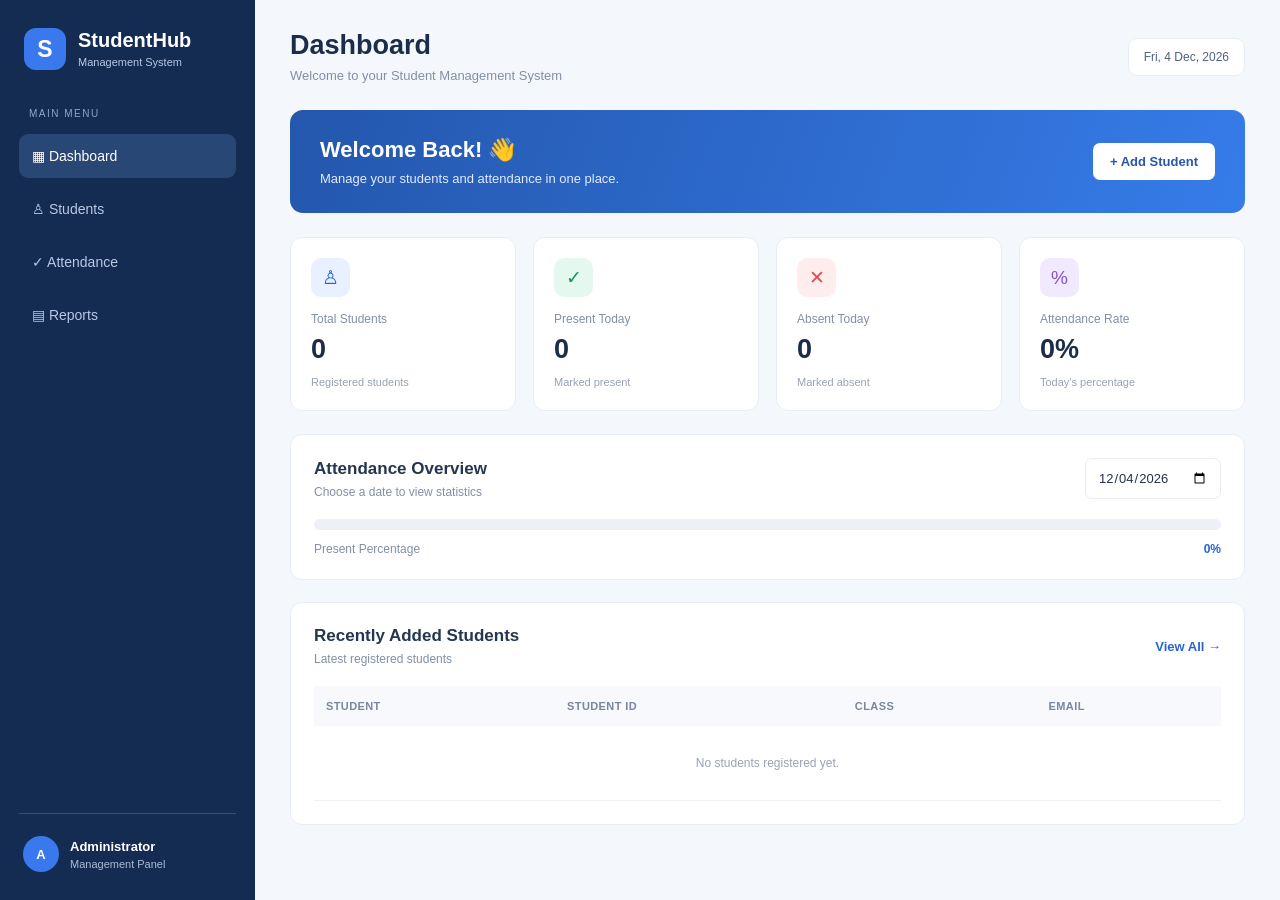
<file: index.html>
<!DOCTYPE html>
<html lang="en">
<head>
<meta charset="UTF-8">
<meta name="viewport" content="width=device-width, initial-scale=1.0">
<title>Dashboard | StudentHub</title>
<link rel="stylesheet" href="style.css">
</head>
<body>
<div class="app">
<aside class="sidebar">
  <div class="brand"><div class="brand-icon">S</div><div><h2>StudentHub</h2><small>Management System</small></div></div>
  <p class="nav-heading">MAIN MENU</p>
  <nav>
    <a class="nav-link active" href="index.html">▦ Dashboard</a>
    <a class="nav-link" href="student.html">♙ Students</a>
    <a class="nav-link" href="attendance.html">✓ Attendance</a>
    <a class="nav-link" href="report.html">▤ Reports</a>
  </nav>
  <div class="sidebar-bottom"><div class="admin-icon">A</div><div><strong>Administrator</strong><small>Management Panel</small></div></div>
</aside>

<main class="main">
<header class="topbar">
  <div><h1>Dashboard</h1><p>Welcome to your Student Management System</p></div>
  <div class="top-date" id="todayLabel"></div>
</header>

<div class="welcome">
  <div><h2>Welcome Back! 👋</h2><p>Manage your students and attendance in one place.</p></div>
  <a class="primary-btn white-btn" href="student.html">+ Add Student</a>
</div>

<div class="stats-grid">
  <div class="stat-card"><div class="stat-icon blue">♙</div><p>Total Students</p><h2 id="totalStudents">0</h2><small>Registered students</small></div>
  <div class="stat-card"><div class="stat-icon green">✓</div><p>Present Today</p><h2 id="presentToday">0</h2><small>Marked present</small></div>
  <div class="stat-card"><div class="stat-icon red">✕</div><p>Absent Today</p><h2 id="absentToday">0</h2><small>Marked absent</small></div>
  <div class="stat-card"><div class="stat-icon purple">%</div><p>Attendance Rate</p><h2 id="attendanceRate">0%</h2><small>Today's percentage</small></div>
</div>

<div class="panel">
  <div class="panel-heading"><div><h3>Attendance Overview</h3><p>Choose a date to view statistics</p></div><input type="date" id="dashboardDate"></div>
  <div class="progress-track"><div id="dashboardProgress" class="progress-fill"></div></div>
  <div class="progress-label"><span>Present Percentage</span><strong id="progressText">0%</strong></div>
</div>

<div class="panel">
  <div class="panel-heading"><div><h3>Recently Added Students</h3><p>Latest registered students</p></div><a class="text-btn" href="student.html">View All →</a></div>
  <div class="table-wrap"><table>
    <thead><tr><th>Student</th><th>Student ID</th><th>Class</th><th>Email</th></tr></thead>
    <tbody id="recentStudents"></tbody>
  </table></div>
</div>
</main>
</div>
<script src="script.js"></script>
</body>
</html>
</file>
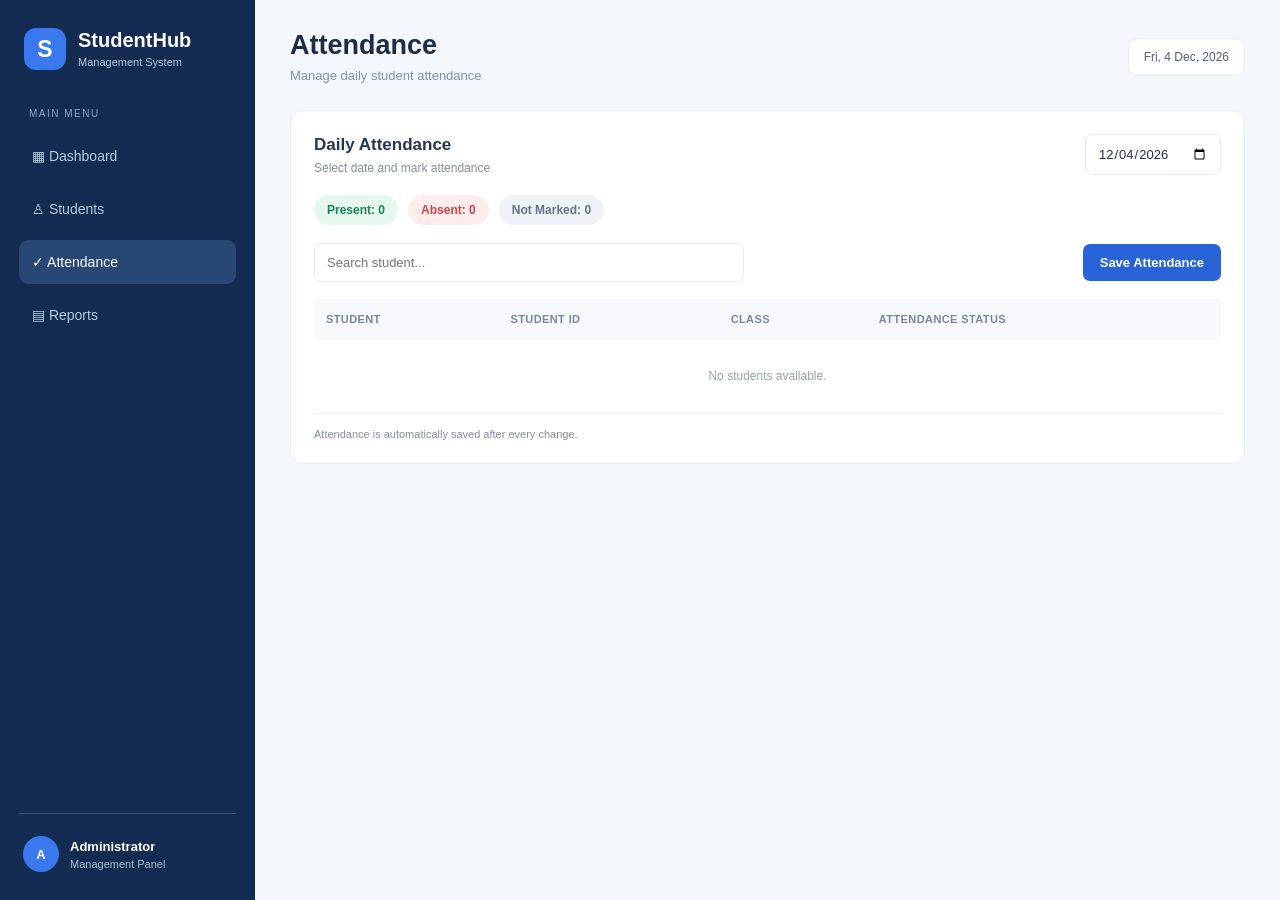
<file: attendance.html>
<!DOCTYPE html>
<html lang="en">
<head>
<meta charset="UTF-8">
<meta name="viewport" content="width=device-width, initial-scale=1.0">
<title>Attendance | StudentHub</title>
<link rel="stylesheet" href="style.css">
</head>
<body>
<div class="app">
<aside class="sidebar">
  <div class="brand"><div class="brand-icon">S</div><div><h2>StudentHub</h2><small>Management System</small></div></div>
  <p class="nav-heading">MAIN MENU</p>
  <nav>
    <a class="nav-link" href="index.html">▦ Dashboard</a>
    <a class="nav-link" href="student.html">♙ Students</a>
    <a class="nav-link active" href="attendance.html">✓ Attendance</a>
    <a class="nav-link" href="report.html">▤ Reports</a>
  </nav>
  <div class="sidebar-bottom"><div class="admin-icon">A</div><div><strong>Administrator</strong><small>Management Panel</small></div></div>
</aside>

<main class="main">
<header class="topbar">
  <div><h1>Attendance</h1><p>Manage daily student attendance</p></div>
  <div class="top-date" id="todayLabel"></div>
</header>

<div class="panel">
  <div class="panel-heading">
    <div><h3>Daily Attendance</h3><p>Select date and mark attendance</p></div>
    <input type="date" id="attendanceDate">
  </div>

  <div class="attendance-summary">
    <span class="summary-pill green-pill" id="attendancePresent">Present: 0</span>
    <span class="summary-pill red-pill" id="attendanceAbsent">Absent: 0</span>
    <span class="summary-pill gray-pill" id="attendancePending">Not Marked: 0</span>
  </div>

  <div class="toolbar">
    <input type="search" id="attendanceSearch" placeholder="Search student...">
    <button class="primary-btn" id="saveAttendanceBtn">Save Attendance</button>
  </div>

  <div class="table-wrap"><table>
    <thead><tr><th>Student</th><th>Student ID</th><th>Class</th><th>Attendance Status</th></tr></thead>
    <tbody id="attendanceTable"></tbody>
  </table></div>
  <p class="hint">Attendance is automatically saved after every change.</p>
</div>
</main>
</div>
<div id="toast" class="toast"></div>
<script src="script.js"></script>
</body>
</html>
</file>
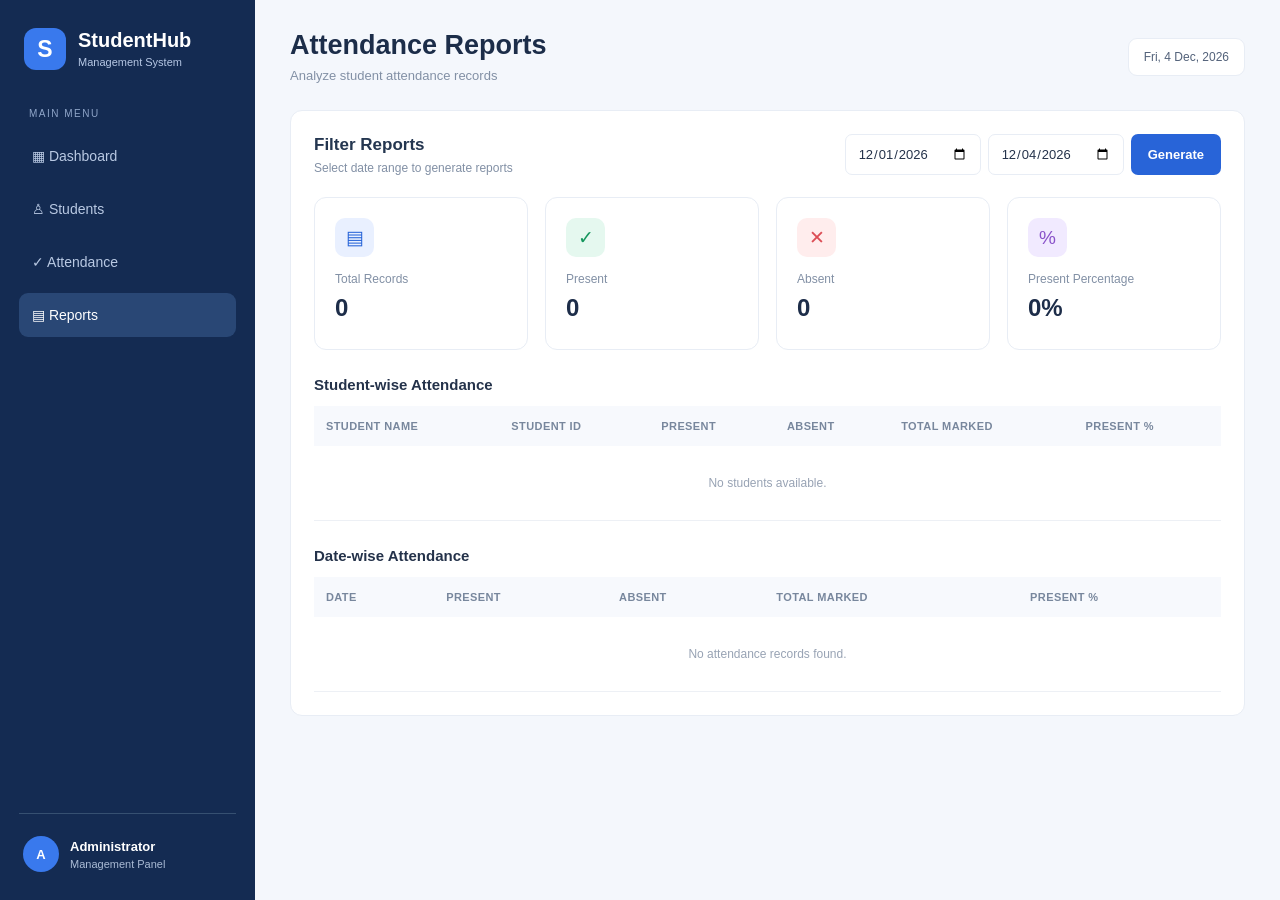
<file: report.html>
<!DOCTYPE html>
<html lang="en">
<head>
<meta charset="UTF-8">
<meta name="viewport" content="width=device-width, initial-scale=1.0">
<title>Reports | StudentHub</title>
<link rel="stylesheet" href="style.css">
</head>
<body>
<div class="app">
<aside class="sidebar">
  <div class="brand"><div class="brand-icon">S</div><div><h2>StudentHub</h2><small>Management System</small></div></div>
  <p class="nav-heading">MAIN MENU</p>
  <nav>
    <a class="nav-link" href="index.html">▦ Dashboard</a>
    <a class="nav-link" href="student.html">♙ Students</a>
    <a class="nav-link" href="attendance.html">✓ Attendance</a>
    <a class="nav-link active" href="report.html">▤ Reports</a>
  </nav>
  <div class="sidebar-bottom"><div class="admin-icon">A</div><div><strong>Administrator</strong><small>Management Panel</small></div></div>
</aside>

<main class="main">
<header class="topbar">
  <div><h1>Attendance Reports</h1><p>Analyze student attendance records</p></div>
  <div class="top-date" id="todayLabel"></div>
</header>

<div class="panel">
  <div class="panel-heading">
    <div><h3>Filter Reports</h3><p>Select date range to generate reports</p></div>
    <div class="date-range">
      <input type="date" id="reportFrom">
      <input type="date" id="reportTo">
      <button class="primary-btn" id="generateReportBtn">Generate</button>
    </div>
  </div>

  <div class="stats-grid report-stats">
    <div class="stat-card"><div class="stat-icon blue">▤</div><p>Total Records</p><h2 id="reportRecords">0</h2></div>
    <div class="stat-card"><div class="stat-icon green">✓</div><p>Present</p><h2 id="reportPresent">0</h2></div>
    <div class="stat-card"><div class="stat-icon red">✕</div><p>Absent</p><h2 id="reportAbsent">0</h2></div>
    <div class="stat-card"><div class="stat-icon purple">%</div><p>Present Percentage</p><h2 id="reportRate">0%</h2></div>
  </div>

  <h3 class="subheading">Student-wise Attendance</h3>
  <div class="table-wrap"><table>
    <thead><tr><th>Student Name</th><th>Student ID</th><th>Present</th><th>Absent</th><th>Total Marked</th><th>Present %</th></tr></thead>
    <tbody id="reportTable"></tbody>
  </table></div>

  <h3 class="subheading">Date-wise Attendance</h3>
  <div class="table-wrap"><table>
    <thead><tr><th>Date</th><th>Present</th><th>Absent</th><th>Total Marked</th><th>Present %</th></tr></thead>
    <tbody id="dateReportTable"></tbody>
  </table></div>
</div>
</main>
</div>
<div id="toast" class="toast"></div>
<script src="script.js"></script>
</body>
</html>
</file>
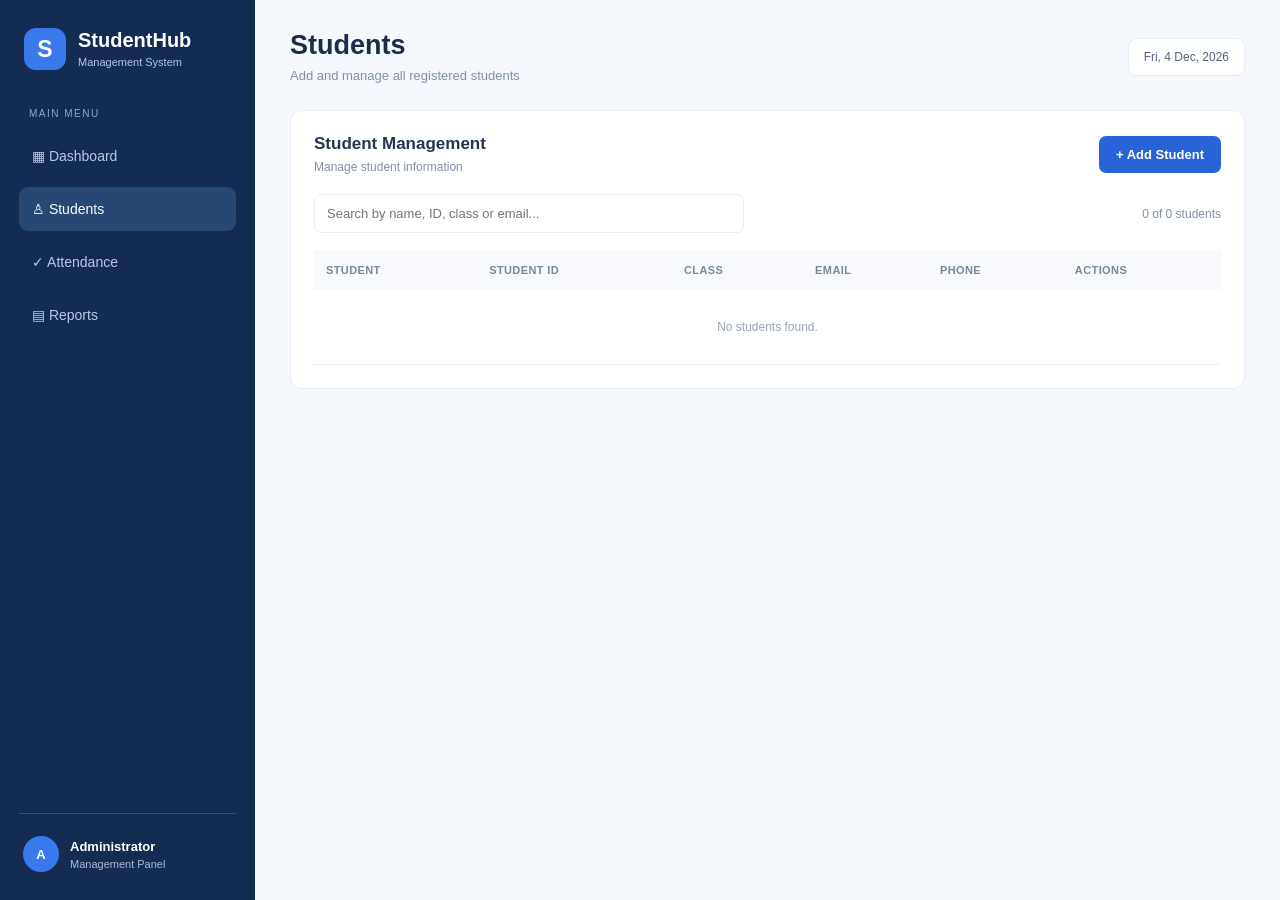
<file: student.html>
<!DOCTYPE html>
<html lang="en">
<head>
<meta charset="UTF-8">
<meta name="viewport" content="width=device-width, initial-scale=1.0">
<title>Students | StudentHub</title>
<link rel="stylesheet" href="style.css">
</head>
<body>
<div class="app">
<aside class="sidebar">
  <div class="brand"><div class="brand-icon">S</div><div><h2>StudentHub</h2><small>Management System</small></div></div>
  <p class="nav-heading">MAIN MENU</p>
  <nav>
    <a class="nav-link" href="index.html">▦ Dashboard</a>
    <a class="nav-link active" href="student.html">♙ Students</a>
    <a class="nav-link" href="attendance.html">✓ Attendance</a>
    <a class="nav-link" href="report.html">▤ Reports</a>
  </nav>
  <div class="sidebar-bottom"><div class="admin-icon">A</div><div><strong>Administrator</strong><small>Management Panel</small></div></div>
</aside>

<main class="main">
<header class="topbar">
  <div><h1>Students</h1><p>Add and manage all registered students</p></div>
  <div class="top-date" id="todayLabel"></div>
</header>

<div class="panel">
  <div class="panel-heading">
    <div><h3>Student Management</h3><p>Manage student information</p></div>
    <button class="primary-btn" id="addStudentBtn">+ Add Student</button>
  </div>
  <div class="toolbar">
    <input type="search" id="studentSearch" placeholder="Search by name, ID, class or email...">
    <span class="muted" id="studentCount"></span>
  </div>
  <div class="table-wrap"><table>
    <thead><tr><th>Student</th><th>Student ID</th><th>Class</th><th>Email</th><th>Phone</th><th>Actions</th></tr></thead>
    <tbody id="studentsTable"></tbody>
  </table></div>
</div>
</main>
</div>

<div class="modal-overlay" id="studentModal">
  <div class="modal">
    <div class="modal-header">
      <div><h2 id="modalTitle">Add New Student</h2><p>Enter student details below</p></div>
      <button class="close-btn" id="closeModal">×</button>
    </div>
    <form id="studentForm">
      <input type="hidden" id="editStudentId">
      <label>Full Name *</label><input type="text" id="studentName" placeholder="Enter full name" required>
      <label>Class / Course *</label><input type="text" id="studentClass" placeholder="Enter class" required>
      <label>Email Address</label><input type="email" id="studentEmail" placeholder="Enter email">
      <label>Phone Number</label><input type="tel" id="studentPhone" placeholder="Enter phone">
      <div class="modal-actions"><button type="button" class="secondary-btn" id="cancelModal">Cancel</button><button type="submit" class="primary-btn">Save Student</button></div>
    </form>
  </div>
</div>
<div id="toast" class="toast"></div>
<script src="script.js"></script>
</body>
</html>
</file>
<file: style.css>
*{box-sizing:border-box;margin:0;padding:0}
:root{--navy:#142b52;--blue:#2864d8;--light:#f4f7fc;--text:#24324a;--muted:#8290a5;--border:#e8edf5}
body{font-family:Arial,Helvetica,sans-serif;background:var(--light);color:var(--text)}
button,input{font:inherit}
button,a{cursor:pointer}
a{text-decoration:none}
.app{min-height:100vh}
.sidebar{width:255px;background:var(--navy);color:white;position:fixed;inset:0 auto 0 0;padding:28px 19px;display:flex;flex-direction:column;z-index:5}
.brand{display:flex;align-items:center;gap:12px;padding:0 5px 38px}
.brand-icon{width:42px;height:42px;border-radius:12px;background:#3979ed;display:grid;place-items:center;font-size:23px;font-weight:bold}
.brand h2{font-size:20px}.brand small{font-size:11px;color:#b7c8e5}
.nav-heading{font-size:10px;letter-spacing:1.5px;color:#8fa5c8;margin:0 10px 15px}
.sidebar nav{display:grid;gap:9px}
.nav-link{display:block;color:#b9c9e3;padding:14px 13px;border-radius:9px;font-size:14px}
.nav-link:hover,.nav-link.active{background:#294775;color:white}
.sidebar-bottom{margin-top:auto;border-top:1px solid #365071;padding:22px 4px 0;display:flex;align-items:center;gap:11px;font-size:13px}
.sidebar-bottom small{display:block;color:#aabbd5;font-size:11px;margin-top:4px}
.admin-icon{width:36px;height:36px;background:#3979ed;border-radius:50%;display:grid;place-items:center;font-weight:bold}
.main{margin-left:255px;padding:30px 35px;max-width:1600px}
.topbar{display:flex;justify-content:space-between;align-items:center;margin-bottom:27px}
.topbar h1{font-size:27px;color:#1c2d49}
.topbar p{color:var(--muted);font-size:13px;margin-top:7px}
.top-date{background:white;border:1px solid var(--border);padding:11px 15px;border-radius:9px;font-size:12px;color:#53627a}
.welcome{background:linear-gradient(110deg,#2457ad,#367ce9);color:white;padding:27px 30px;border-radius:13px;display:flex;align-items:center;justify-content:space-between;margin-bottom:24px}
.welcome h2{font-size:22px;margin-bottom:8px}.welcome p{font-size:13px;color:#e2ebff}
.primary-btn{display:inline-block;background:var(--blue);color:white;border:0;padding:11px 17px;border-radius:7px;font-weight:600;font-size:13px}
.primary-btn:hover{background:#174fb9}
.white-btn{background:white;color:#2457ad}
.secondary-btn{background:#edf1f7;color:#47566d;border:0;padding:11px 17px;border-radius:7px}
.text-btn{background:none;border:0;color:var(--blue);font-size:13px;font-weight:bold}
.stats-grid{display:grid;grid-template-columns:repeat(4,minmax(0,1fr));gap:17px;margin-bottom:23px}
.stat-card,.panel{background:white;border:1px solid var(--border);border-radius:12px}
.stat-card{padding:20px}
.stat-icon{width:39px;height:39px;display:grid;place-items:center;border-radius:10px;font-size:19px;margin-bottom:15px}
.blue{background:#e9f0ff;color:#2864d8}.green{background:#e5f8ef;color:#15965d}.red{background:#ffeded;color:#dc4d55}.purple{background:#f1eaff;color:#8952c9}
.stat-card p{font-size:12px;color:var(--muted);margin-bottom:8px}
.stat-card h2{font-size:27px;margin-bottom:7px;color:#1d2d49}
.stat-card small{font-size:11px;color:#98a3b4}
.panel{padding:23px;margin-bottom:22px}
.panel-heading{display:flex;justify-content:space-between;align-items:center;gap:15px;margin-bottom:20px}
.panel-heading h3{font-size:17px;color:#243650}
.panel-heading p{font-size:12px;color:var(--muted);margin-top:6px}
.panel input,.toolbar input,.modal input{border:1px solid var(--border);border-radius:7px;padding:11px 12px;background:white;color:var(--text);outline:none;font-size:13px}
input:focus{border-color:#6a93e9;box-shadow:0 0 0 3px #eaf0ff}
.progress-track{height:11px;background:#edf1f7;border-radius:20px;overflow:hidden}
.progress-fill{height:100%;width:0;background:#2864d8;border-radius:20px;transition:width .3s}
.progress-label{display:flex;justify-content:space-between;font-size:12px;margin-top:12px;color:var(--muted)}
.progress-label strong{color:var(--blue)}
.table-wrap{width:100%;overflow-x:auto}
table{width:100%;border-collapse:collapse;text-align:left;white-space:nowrap}
th{background:#f7f9fd;color:#78879d;font-size:11px;text-transform:uppercase;letter-spacing:.4px;padding:14px 12px}
td{padding:14px 12px;border-bottom:1px solid #edf0f5;font-size:12px;color:#526078}
tbody tr:hover{background:#fafcff}
.student-name{font-weight:600;color:#253550}
.avatar{display:inline-grid;place-items:center;width:30px;height:30px;border-radius:50%;background:#e8efff;color:#2864d8;font-weight:bold;margin-right:9px}
.toolbar{display:flex;align-items:center;justify-content:space-between;gap:12px;margin-bottom:17px}
.toolbar input{width:min(430px,100%)}
.muted{font-size:12px;color:var(--muted)}
.action-btn{border:0;background:#edf3ff;color:#2864d8;padding:7px 10px;border-radius:5px;font-size:11px;margin-right:5px}
.delete-btn{background:#fff0f0;color:#d44d55}
.attendance-summary{display:flex;gap:10px;margin-bottom:18px;flex-wrap:wrap}
.summary-pill{padding:8px 13px;border-radius:20px;font-size:12px;font-weight:600}
.green-pill{background:#e6f7ee;color:#168553}.red-pill{background:#ffeded;color:#cf424a}.gray-pill{background:#eff2f6;color:#657187}
.status-select{padding:8px;border:1px solid var(--border);border-radius:6px;font-size:12px;min-width:125px;background:white}
.hint{font-size:11px;color:var(--muted);margin-top:14px}
.date-range{display:flex;gap:7px;flex-wrap:wrap}
.report-stats{margin:22px 0}
.report-stats .stat-card h2{font-size:24px}
.subheading{font-size:15px;margin:26px 0 13px}
.percent{font-weight:bold;color:#198858}
.modal-overlay{display:none;position:fixed;inset:0;background:#101d3477;z-index:20;align-items:center;justify-content:center;padding:15px}
.modal-overlay.open{display:flex}
.modal{background:white;width:100%;max-width:480px;padding:25px;border-radius:13px;max-height:90vh;overflow-y:auto}
.modal-header{display:flex;justify-content:space-between;align-items:flex-start;margin-bottom:22px}
.modal-header h2{font-size:20px}.modal-header p{font-size:12px;color:var(--muted);margin-top:6px}
.close-btn{background:none;border:0;font-size:25px;color:#8290a5}
.modal form label{display:block;font-size:12px;font-weight:600;margin:13px 0 7px}
.modal form input{width:100%}
.modal-actions{display:flex;justify-content:flex-end;gap:9px;margin-top:23px}
.toast{position:fixed;bottom:25px;right:25px;background:#18345e;color:white;padding:13px 20px;border-radius:8px;font-size:13px;opacity:0;transform:translateY(10px);transition:.25s;pointer-events:none;z-index:30}
.toast.show{opacity:1;transform:translateY(0)}
.empty{text-align:center!important;padding:30px!important;color:#98a3b4!important}
@media(max-width:1050px){.stats-grid{grid-template-columns:repeat(2,1fr)}.main{padding:25px 20px}}
@media(max-width:700px){.sidebar{width:100%;height:auto;position:relative;padding:13px;display:block}.brand{padding:0 5px 12px}.sidebar nav{display:flex;overflow-x:auto;gap:5px}.nav-heading,.sidebar-bottom{display:none}.nav-link{white-space:nowrap;padding:10px;font-size:12px}.main{margin-left:0;padding:20px 12px}.topbar{align-items:flex-start}.topbar h1{font-size:22px}.top-date{font-size:10px;padding:9px}.welcome{padding:20px;gap:15px}.welcome h2{font-size:18px}.stats-grid{gap:10px}.stat-card{padding:14px}.stat-card h2{font-size:23px}.panel{padding:15px}.panel-heading{align-items:flex-start;flex-wrap:wrap}.toolbar{align-items:stretch;flex-wrap:wrap}.toolbar input{width:100%}.date-range{width:100%}.date-range input{min-width:0;flex:1;width:100px}.date-range button{width:100%}}
@media(max-width:380px){.stats-grid{grid-template-columns:1fr}.welcome{flex-direction:column;align-items:flex-start}}
</file>
